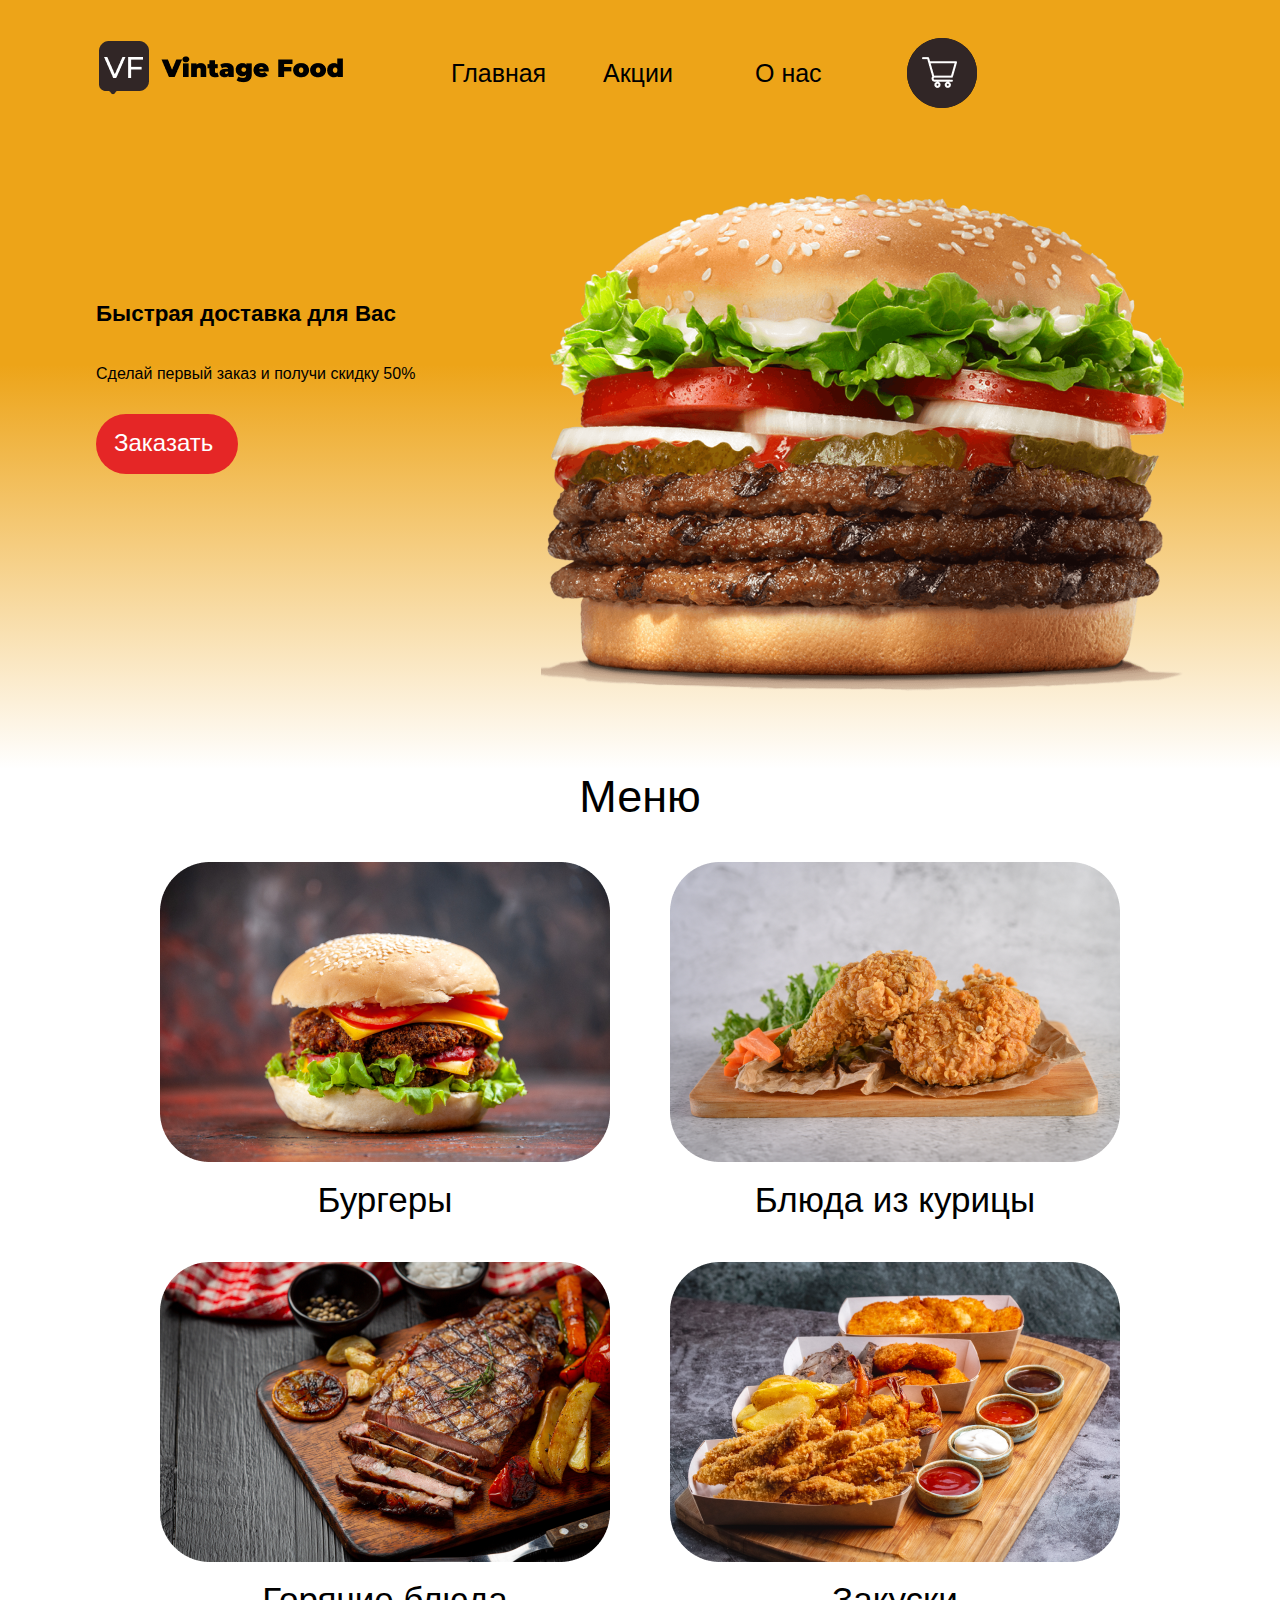
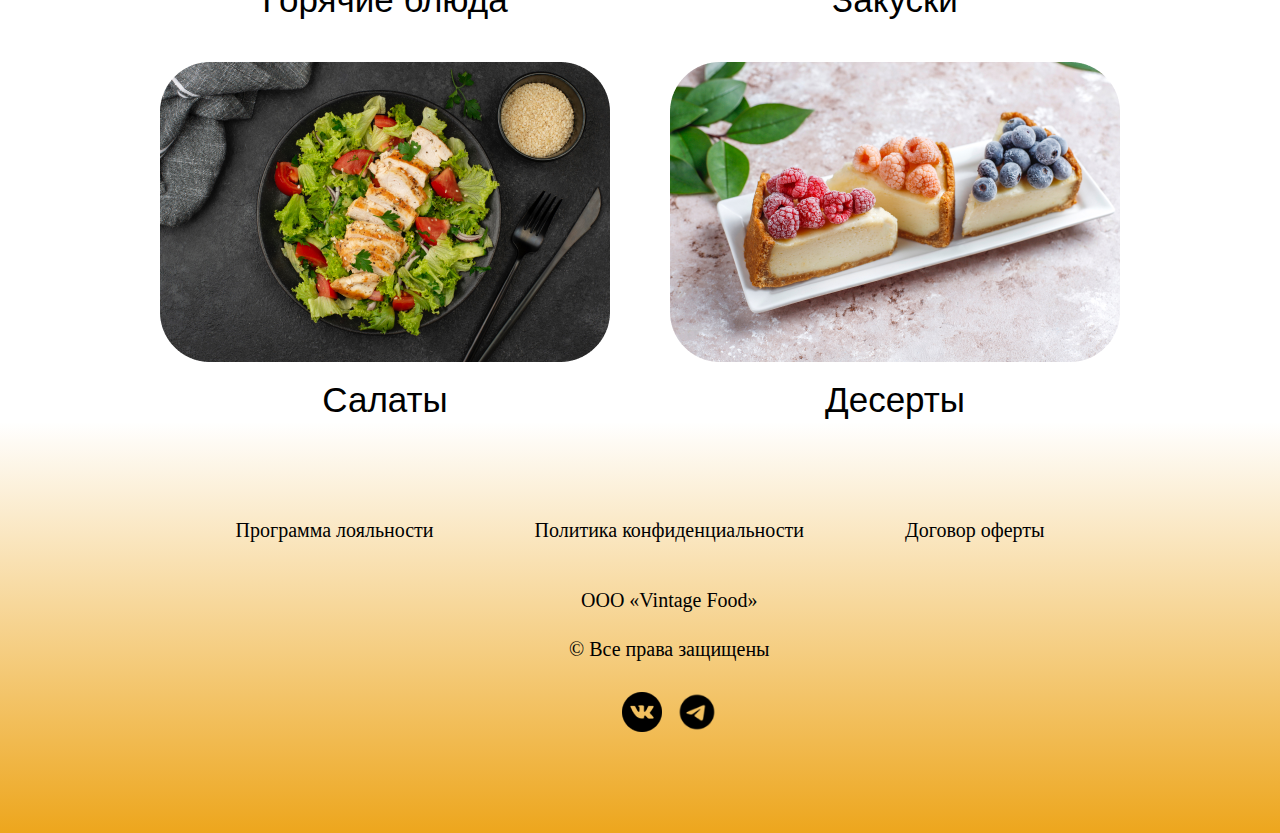
<file: Бургерная/index.html>
<!DOCTYPE html>
<html lang="en">

<head>
  <meta charset="UTF-8">
  <meta name="viewport" content="width=device-width, initial-scale=1.0">
  <title>Бургерная</title>
  <link href="style.css" rel="stylesheet" type="text/css">
</head>

<body>
<!--header-->
  <header class="page-header">
    <div class="container-page-header">
      <nav class="navigation">
        <a class="logo" href="#">
          <img class="logo-img" src="img/Логотип.png" alt="img">
          </img>
        </a>
        <input type="checkbox" id="burger-toggle"/>
        <label class="menu-burger__container" for="burger-toggle">
          <div class="menu-burger__btn">
          </div>
        </label>
        <ul class="navigation_list">
          <li class="navigation_item">
            <a class="navigation__title_main" href="#">Главная</a>
          </li>
          <li class="navigation_item">
            <a class="navigation__title_main" href="#">Акции</a>
          </li>
          <li class="navigation_item">
            <a class="navigation__title_main" href="#">О нас</a>
          </li>
        </ul>
          <div class="navigation_button">
            <button class="navigation_btn" type="button">
              <img src="img/Корзина.png" alt="cart" class="navigation_button-img">
            </button>
          </div>      
      </nav>
      <div class="header-order__wrapper">
        <ul class="header__list">
          <li>
            <p class="text__header">Быстрая доставка для Вас</p>
          </li>
          <li>
            <p class="text_header-discount">Сделай первый заказ и получи скидку 50%</p>
          </li>
          <li class="container_button-header">
            <button class="order_btn" type="button"> Заказать</button>
          </li>
        </ul>
        <div class="burger-wrapper">
          <img class="burger-img" src="img/Бургер.png" alt="burger" width="642" height="600">
        </div>
      </div>
    </div>
  </header>
<!--main-->
  <main class="page-main">
    <section class="container-catalog">
      <h1 class="catalog-title">Меню</h1>
      <ul class="catalog__list">
        <li class="catalog__item">
          <img src="img/Бургеры.png" alt="img" width="450" height="300">
          <p class="catalog__text">Бургеры</p>
        </li>
        <li class="catalog__item">
          <img src="img/Блюда из курицы.png" alt="img" width="450" height="300">
          <p class="catalog__text">Блюда из курицы</p>
        </li>
        <li class="catalog__item">
          <img src="img/Горячие блюда.png" alt="img" width="450" height="300">
          <p class="catalog__text">Горячие блюда</p>
        </li>
        <li class="catalog__item">
          <img src="img/Закуски.png" alt="img" width="450" height="300">
          <p class="catalog__text">Закуски</p>
        </li>
        <li class="catalog__item">
          <img src="img/Салаты.png" alt="img" width="450" height="300">
          <p class="catalog__text">Салаты</p>
        </li>
        <li class="catalog__item">
          <img src="img/Десерты.png" alt="img" width="450" height="300">
          <p class="catalog__text">Десерты</p>
        </li>
      </ul>
    </section>

  </main>
<!--page-footer-->
  <footer class="page-footer">
<div class="footer-burger__wrapper">
    <ul class="footer-burger__list">
      <li class="footer-burger__item">
        <a class="footer-burger__link" href="#" >
          Программа лояльности
        </a>
      </li>
      <li class="footer-burger__item">
        <ul class="footer__text">
          <li>
            <a class="footer-burger__link" href="#" >
            Политика конфиденциальности
          </a>
          </li>
          <ul class="footer-burger__list-inner">
            <li class="list-inner__item">
              <p class="text__title">ООО «Vintage Food»</p>
            </li>
            <li class="item__link">
              <p class="text__author">© Все права защищены</p>
            </li>
            <li class="item__social">
              <ul class="social__list">
                <li>
                  <a href="#" class="social__link"><img class="social__img" src="img/VK Circled.png" alt="" width="50" height="50"></a>
                </li>
                <li>
                  <a href="#" class="social__link"><img class="social__img" src="img/Telegram.png" alt="" width="50" height="50"></a>
                </li>
              </ul>          
          </ul>
        </ul>
      </li>
      <li class="footer-burger__item">
        <a class="footer-burger__link" href="#" >
          Договор оферты
        </a>
      </li>
    </ul>
</div>
  </footer>
</body>

</html>
</file>
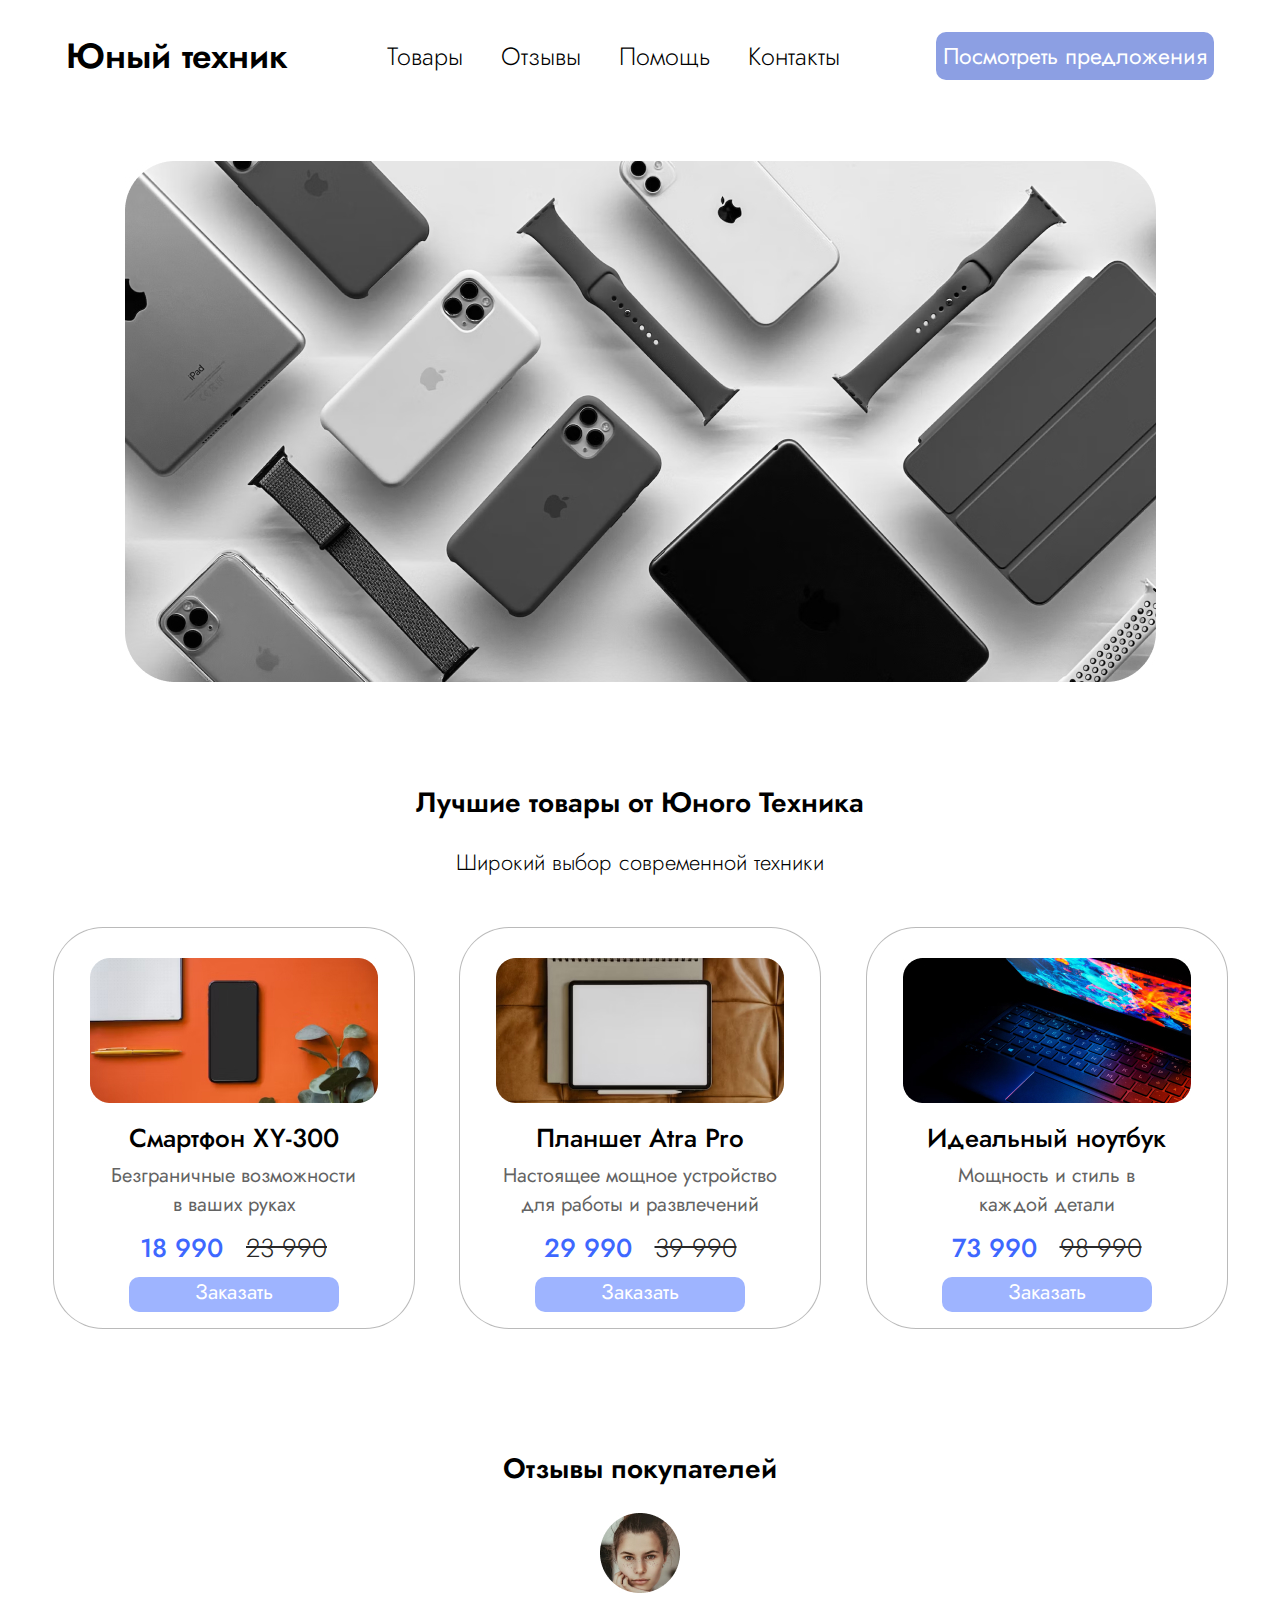
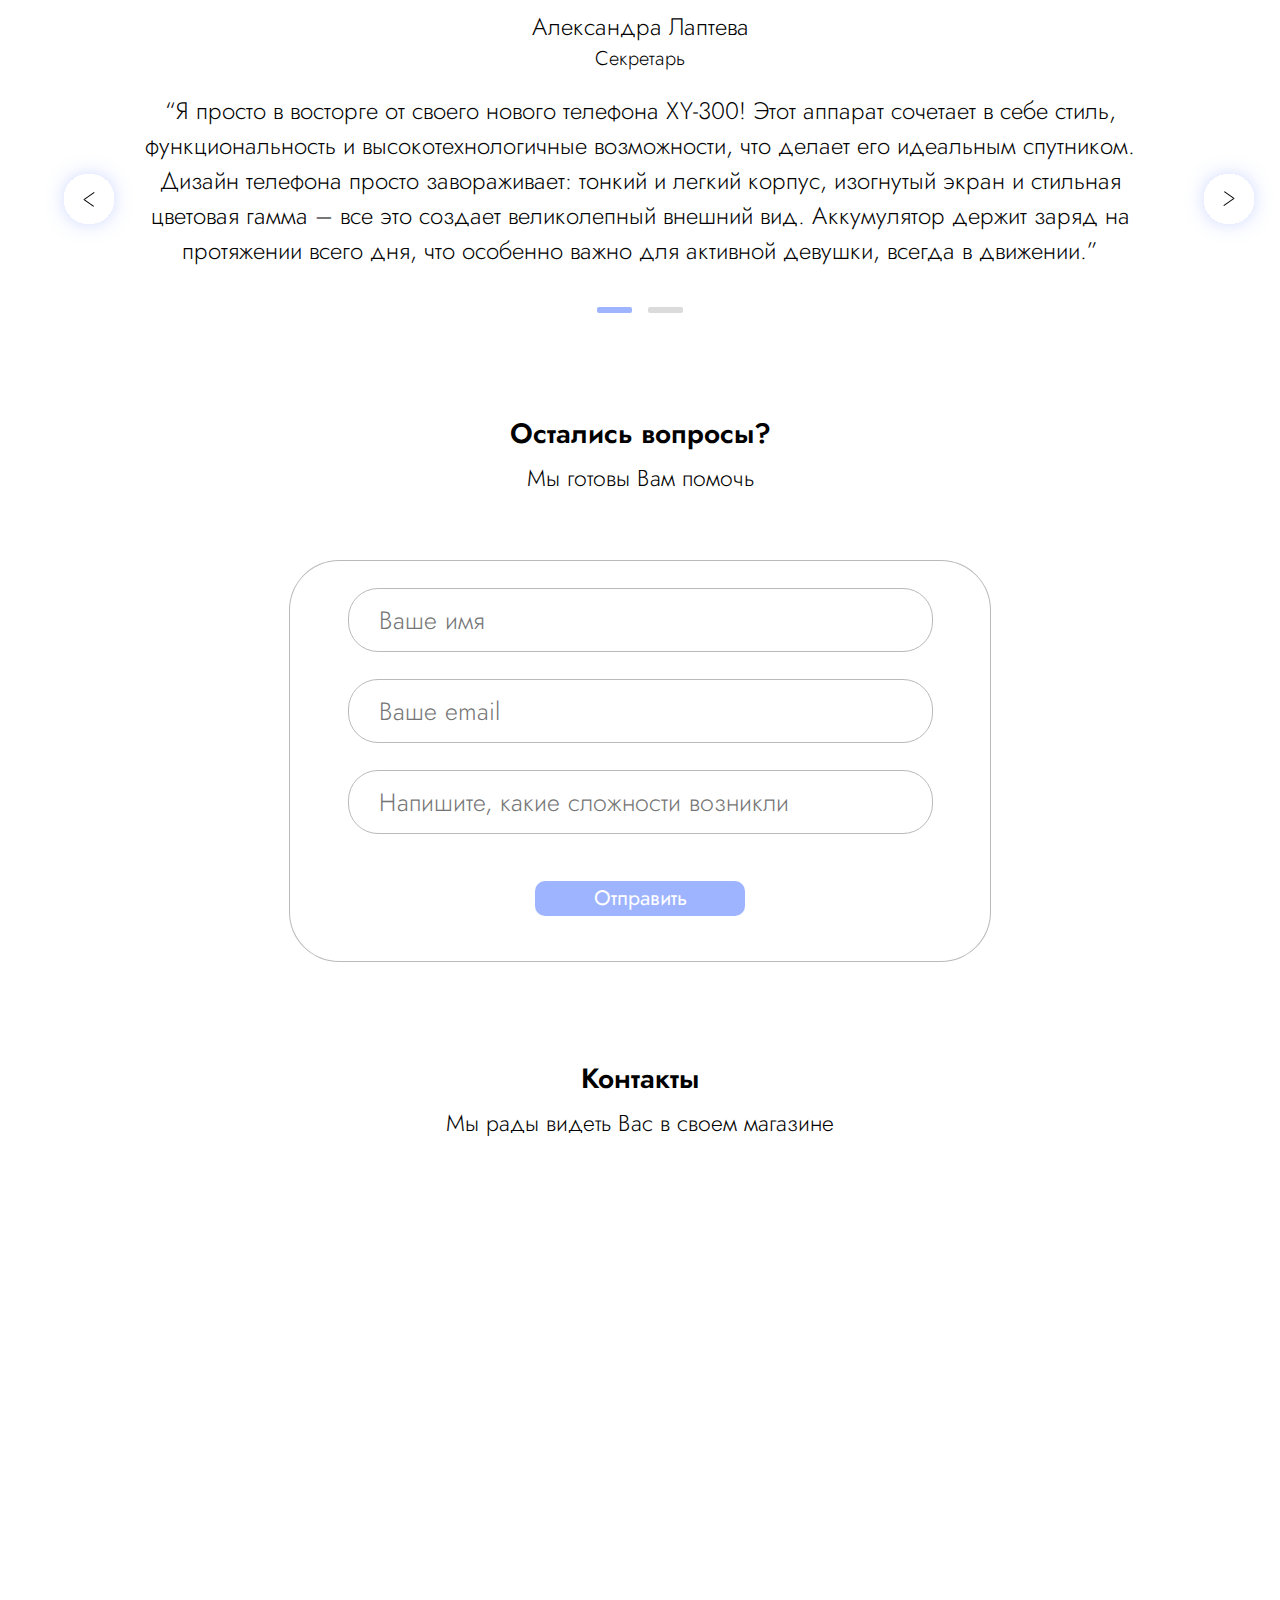
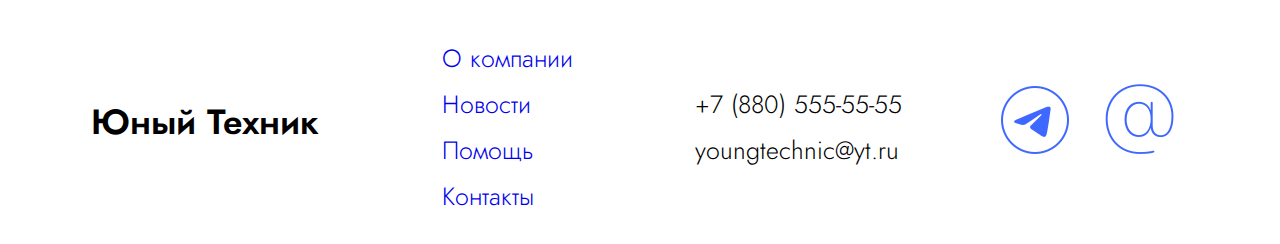
<file: Юный техник/index.html>
<!DOCTYPE html>
<html lang="en">
<head>
    <meta charset="UTF-8">
    <meta name="viewport" content="width=device-width, initial-scale=1.0">
    <title>Юный техник</title>
    <link rel="stylesheet" href="style.css">
    <style>
        @import url('https://fonts.googleapis.com/css2?family=Jost:ital,wght@0,100..900;1,100..900&display=swap');
        </style>
</head>
<body>
    <header>
        <div class="heading_container">
            <h1 class="heading_text">Юный техник</h1>
            
            <ul class="heading_list">
                <li class="heading_item"><a href="#" class="heading_link">Товары</a></li>
                <li class="heading_item"><a href="#" class="heading_link">Отзывы</a></li>
                <li class="heading_item"><a href="#" class="heading_link">Помощь</a></li>
                <li class="heading_item"><a href="#" class="heading_link">Контакты</a></li>
            </ul>

            <div class="heading_button">
                <a href="#" class="heading_link_button">Посмотреть предложения</a>
            </div>
        </div>

        <div class="header_img_container">
            <a href="#">
                <img src="img/Rectangle 2.jpg" alt="" class="headrt_img">
            </a>
        </div>
    </header>


    <main>
        <div class="technic_main">
            <div class="technic_header">
                <h2 class="technic_header_title">Лучшие товары от Юного Техника</h2>
                <p class="technic_header_text">Широкий выбор современной техники</p>
            </div>

            <div class="cards">
                <div class="card">
                    <div align="center" style="margin-top: 30px;">
                        <img src="img/Rectangle 4.jpg">
                        <h4 class="card_title">Смартфон XY-300</h4>
                        <p class="card_description">Безграничные возможности в ваших руках</p>
                        <div class="card_price">
                            <span class="price_1">18 990</span>
                            <span class="price_2"><s>23 990</s></span>
                        </div>
                        <div class="card_button">
                            <a href="#" class="link_button">Заказать</a>
                        </div>
                    </div>
                </div>

                <div class="card">
                    <div align="center" style="margin-top: 30px;">
                        <img src="img/Rectangle 6.jpg">
                        <h4 class="card_title">Планшет Atra Pro</h4>
                        <p class="card_description" style="width: 304px;">Настоящее мощное устройство для работы и развлечений</p>
                        <div class="card_price">
                            <span class="price_1">29 990</span>
                            <span class="price_2"><s>39 990</s></span>
                        </div>
                        <div class="card_button">
                            <a href="#" class="link_button">Заказать</a>
                        </div>
                    </div>
                </div>

                <div class="card">
                    <div align="center" style="margin-top: 30px;">
                        <img src="img/Rectangle 8.jpg">
                        <h4 class="card_title">Идеальный ноутбук</h4>
                        <p class="card_description">Мощность и стиль в каждой детали</p>
                        <div class="card_price">
                            <span class="price_1">73 990</span>
                            <span class="price_2"><s>98 990</s></span>
                        </div>
                        <div class="card_button">
                            <a href="#" class="link_button">Заказать</a>
                        </div>
                    </div>
                </div>
            </div>
        </div>

        <div class="feedback">
            <div class="feedback_heafer">
                <h2 class="feedback_heafer_title">Отзывы покупателей</h2>
            </div>
            <div class="feedback_img">
                <img src="img/Ellipse 1.jpg" >
                <p class="feedback_name">Александра Лаптева</p>
                <p class="feedback_prof">Секретарь</p>
            </div>

            <div class="feedback_main">
                <div class="feedback_button">
                    <svg width="88" height="88" viewBox="0 0 88 88" fill="none" xmlns="http://www.w3.org/2000/svg">
                        <g filter="url(#filter0_d_0_69)">
                        <circle cx="44" cy="44" r="25" transform="rotate(-180 44 44)" fill="white"/>
                        </g>
                        <line y1="-0.5" x2="12.2065" y2="-0.5" transform="matrix(-0.819235 -0.573458 0.589017 -0.808121 49 51)" stroke="black"/>
                        <line y1="-0.5" x2="12.2065" y2="-0.5" transform="matrix(-0.819212 0.573491 -0.58905 -0.808097 48.9998 37)" stroke="black"/>
                        <defs>
                        <filter id="filter0_d_0_69" x="0" y="0" width="88" height="88" filterUnits="userSpaceOnUse" color-interpolation-filters="sRGB">
                        <feFlood flood-opacity="0" result="BackgroundImageFix"/>
                        <feColorMatrix in="SourceAlpha" type="matrix" values="0 0 0 0 0 0 0 0 0 0 0 0 0 0 0 0 0 0 127 0" result="hardAlpha"/>
                        <feMorphology radius="8" operator="erode" in="SourceAlpha" result="effect1_dropShadow_0_69"/>
                        <feOffset/>
                        <feGaussianBlur stdDeviation="13.5"/>
                        <feComposite in2="hardAlpha" operator="out"/>
                        <feColorMatrix type="matrix" values="0 0 0 0 0.241667 0 0 0 0 0.4085 0 0 0 0 1 0 0 0 1 0"/>
                        <feBlend mode="normal" in2="BackgroundImageFix" result="effect1_dropShadow_0_69"/>
                        <feBlend mode="normal" in="SourceGraphic" in2="effect1_dropShadow_0_69" result="shape"/>
                        </filter>
                        </defs>
                        </svg>
                        
                </div>

                <span class="feedback_text">“Я просто в восторге от своего нового телефона XY-300! Этот аппарат сочетает в себе стиль, 
                    функциональность и высокотехнологичные возможности, что делает его идеальным спутником. Дизайн телефона просто 
                    завораживает: тонкий и легкий корпус, изогнутый экран и стильная цветовая гамма – все это создает великолепный 
                    внешний вид. Аккумулятор держит заряд на протяжении всего дня, что особенно важно для активной девушки, всегда в 
                    движении.”</span>
                <div class="feedback_button">
                    <svg width="88" height="88" viewBox="0 0 88 88" fill="none" xmlns="http://www.w3.org/2000/svg">
                        <g filter="url(#filter0_d_0_64)">
                        <circle cx="44" cy="44" r="25" fill="white"/>
                        </g>
                        <line y1="-0.5" x2="12.2065" y2="-0.5" transform="matrix(0.819235 0.573458 -0.589017 0.808121 39 37)" stroke="black"/>
                        <line y1="-0.5" x2="12.2065" y2="-0.5" transform="matrix(0.819212 -0.573491 0.58905 0.808097 39.0002 51)" stroke="black"/>
                        <defs>
                        <filter id="filter0_d_0_64" x="0" y="0" width="88" height="88" filterUnits="userSpaceOnUse" color-interpolation-filters="sRGB">
                        <feFlood flood-opacity="0" result="BackgroundImageFix"/>
                        <feColorMatrix in="SourceAlpha" type="matrix" values="0 0 0 0 0 0 0 0 0 0 0 0 0 0 0 0 0 0 127 0" result="hardAlpha"/>
                        <feMorphology radius="8" operator="erode" in="SourceAlpha" result="effect1_dropShadow_0_64"/>
                        <feOffset/>
                        <feGaussianBlur stdDeviation="13.5"/>
                        <feComposite in2="hardAlpha" operator="out"/>
                        <feColorMatrix type="matrix" values="0 0 0 0 0.241667 0 0 0 0 0.4085 0 0 0 0 1 0 0 0 1 0"/>
                        <feBlend mode="normal" in2="BackgroundImageFix" result="effect1_dropShadow_0_64"/>
                        <feBlend mode="normal" in="SourceGraphic" in2="effect1_dropShadow_0_64" result="shape"/>
                        </filter>
                        </defs>
                        </svg>                        
                </div>
            </div>

            <div class="feedback_radio_but">
                <svg width="86" height="6" viewBox="0 0 86 6" fill="none" xmlns="http://www.w3.org/2000/svg">
                    <rect width="35" height="6" rx="2" fill="#9EB4FF"/>
                    <rect x="51" width="35" height="6" rx="2" fill="#DBDBDB"/>
                    </svg>                    
            </div>
        </div>

        <div class="question">
            <h2 class="question_title" align="center">Остались вопросы?</h2>
            <p class="question_description" align="center">Мы готовы Вам помочь</p>
        </div>

        <div align="center">
            <form class="question_form">
                <input type="text" class="in_1" placeholder="Ваше имя">
                <input type="email" class="in_1" placeholder="Ваше email">
                <input type="txt" class="in_1" placeholder="Напишите, какие сложности возникли">
                <button type="submit" class="question_button">Отправить</button>
            </form>
        </div>
    </main>


    <footer>
        <h2 class="question_title" align="center">Контакты</h2>
        <p class="question_description" align="center">Мы рады видеть Вас в своем магазине</p>
        
        <iframe src="https://yandex.ru/map-widget/v1/?um=constructor%3A0d0876c22f7b9284e670c32f5979a94ae2c660032c8b1f12a294b5dcb59e1686&amp;source=constructor" 
        width="100%" height="400" frameborder="0"></iframe>
        
        <div class="footer">
            <span class="footer_logo">Юный Техник</span>

            <ul class="footer_list">
                <li class="footer_item"><a href="#" style="text-decoration: none;">О компании</a></li>
                <li class="footer_item"><a href="#" style="text-decoration: none;">Новости</a></li>
                <li class="footer_item"><a href="#" style="text-decoration: none;">Помощь</a></li>
                <li class="footer_item"><a href="#" style="text-decoration: none;">Контакты</a></li>
            </ul>

            <ul class="footer_list">
                <li class="footer_item f_i">+7 (880) 555-55-55</li>
                <li class="footer_item f_i">youngtechnic@yt.ru</li>
            </ul>

            <div>
                <img src="img/Telegram.svg">
                <img src="img/At sign.svg">
            </div>
        </div>
    </footer>
</body>
</html>
</file>
<file: Бургерная/style.css>
@import 'default.css';
@import 'index.css';
@import 'media.css';
</file>
<file: Юный техник/style.css>
.heading_text {
	color: #000;
	font-family: Jost;
	font-size: 35px;
	font-style: normal;
	font-weight: 600;
}

.heading_container {
	display: flex;
	justify-content: space-evenly;
	align-items: center;
}

.heading_list {
	display: flex;
	justify-content: center;
}

.heading_item {
	margin-right: 38px;
	list-style: none;
}

.heading_link {
	text-decoration: none;
	color: #000;
	font-family: Jost;
	font-size: 25px;
	font-style: normal;
	font-weight: 300;
}

.heading_button {
	border-radius: 10px;
	background: #8C9FE3;
	padding: 7px;
}

.heading_link:hover {
	text-decoration: underline;
	color: #8C9FE3;
}

.heading_link_button {
	text-decoration: none;
	color: #FFF;
	font-family: Jost;
	font-size: 23px;
	font-style: normal;
	font-weight: 400;
}

.header_img_container {
	margin-top: 56px;
	text-align: center;
}

.technic_header_title {
	color: #000;
	font-family: Jost;
	font-size: 28px;
	font-style: normal;
	font-weight: 600;
}

.technic_header_text {
	color: #000;
	font-family: Jost;
	font-size: 22px;
	font-style: normal;
	font-weight: 300;
}

.technic_header {
	text-align: center;
	margin-top: 96px;
}

.card {
	border-radius: 50px;
	border: 1px solid rgba(118, 118, 118, 0.50);
	background: #FFF;
	width: 360px;
	height: 400px;
}

.card_title {
	margin-top: 12px;
	margin-bottom: 4px;
	color: #000;
	font-family: Jost;
	font-size: 26px;
	font-style: normal;
	font-weight: 500;
}

.card_description {
	margin-top: 0px;
	margin-bottom: 10px;
	color: #636363;
	text-align: center;
	font-family: Jost;
	font-size: 20px;
	font-style: normal;
	font-weight: 400;
	width: 248px;
}

.price_1 {
	color: #3E68FF;
	font-family: Jost;
	font-size: 26px;
	font-style: normal;
	font-weight: 500;
	margin-right: 19px;
}

.price_2 {
	color: #282828;
	font-family: Jost;
	font-size: 26px;
	font-style: normal;
	font-weight: 300;
}

.card_price {
	margin-bottom: 10px;
}

.card_button {
	border-radius: 10px;
	background: #9EB4FF;
	width: 210px;
	height: 35px;
}

.link_button {
	color: #FFF;
	font-family: Jost;
	font-size: 21px;
	font-style: normal;
	font-weight: 400;
	text-decoration: none;
}

.cards {
	display: flex;
	justify-content: space-evenly;
	margin-top: 49px;
}

.feedback_heafer_title {
	color: #000;
	font-family: Jost;
	font-size: 28px;
	font-style: normal;
	font-weight: 600;
}

.feedback_heafer {
	margin-top: 96px;
	display: flex;
	justify-content: center;
	align-content: space-around;
}

.feedback_img {
	text-align: center;
}

.feedback_name {
	margin-top: 12px;
	margin-bottom: 0;
	color: #000;
	font-family: Jost;
	font-size: 24px;
	font-style: normal;
	font-weight: 300;
}

.feedback_prof {
	margin-top: 0;
	color: #000;
	font-family: Jost;
	font-size: 20px;
	font-style: normal;
	font-weight: 300;
}

.feedback_button {
	width: 50px;
	height: 50px;
}

.feedback_text {
	color: #000;
	text-align: center;
	font-family: Jost;
	font-size: 24px;
	font-style: normal;
	font-weight: 300;
	width: 1015px;
}

.feedback_main {
	display: flex;
	justify-content: space-evenly;
	align-items: center;
}

.feedback_radio_but {
	text-align: center;
	margin-top: 31px;
}

.question_title {
	margin-top: 96px;
	margin-bottom: 7px;
	color: #000;
	font-family: Jost;
	font-size: 28px;
	font-style: normal;
	font-weight: 600;
}

.question_description {
	margin: 0;
	margin-bottom: 65px;
	color: #000;
	font-family: Jost;
	font-size: 23px;
	font-style: normal;
	font-weight: 300;
}

.question_form {
	border-radius: 50px;
	border: 1px solid rgba(118, 118, 118, 0.50);
	background: #FFF;
	height: 400px;
	width: 700px;
	margin: 0;
}

.in_1 {
	margin-top: 27px;
	border-radius: 30px;
	border: 1px solid #BABABA;
	background: #FFF;
	width: 585px;
	height: 64px;
	color: #696969;
	font-family: Jost;
	font-size: 25px;
	font-style: normal;
	font-weight: 300;
	display: block;
	-webkit-box-sizing: border-box;
	-moz-box-sizing: border-box;
	box-sizing: border-box;
	padding: 0 30px;
}

.question_button {
	margin-top: 47px;
	border-radius: 10px;
	background: #9EB4FF;
	border: #9EB4FF;
	width: 210px;
	height: 35px;
	color: #FFF;
	font-family: Jost;
	font-size: 21px;
	font-style: normal;
	font-weight: 400;
}

.footer {
	height: 227px;
	display: flex;
	justify-content: space-evenly;
	align-items: center;
}

.footer_logo {
	color: #000;
	font-family: Jost;
	font-size: 35px;
	font-style: normal;
	font-weight: 600;
}

.footer_item {
	margin-top: 10px;
	list-style: none;
	color: #000;
	font-family: Jost;
	font-size: 25px;
	font-style: normal;
	font-weight: 300;
}

.footer_item f_i {
	color: #3E68FF;
	font-weight: 400;
}
</file>
